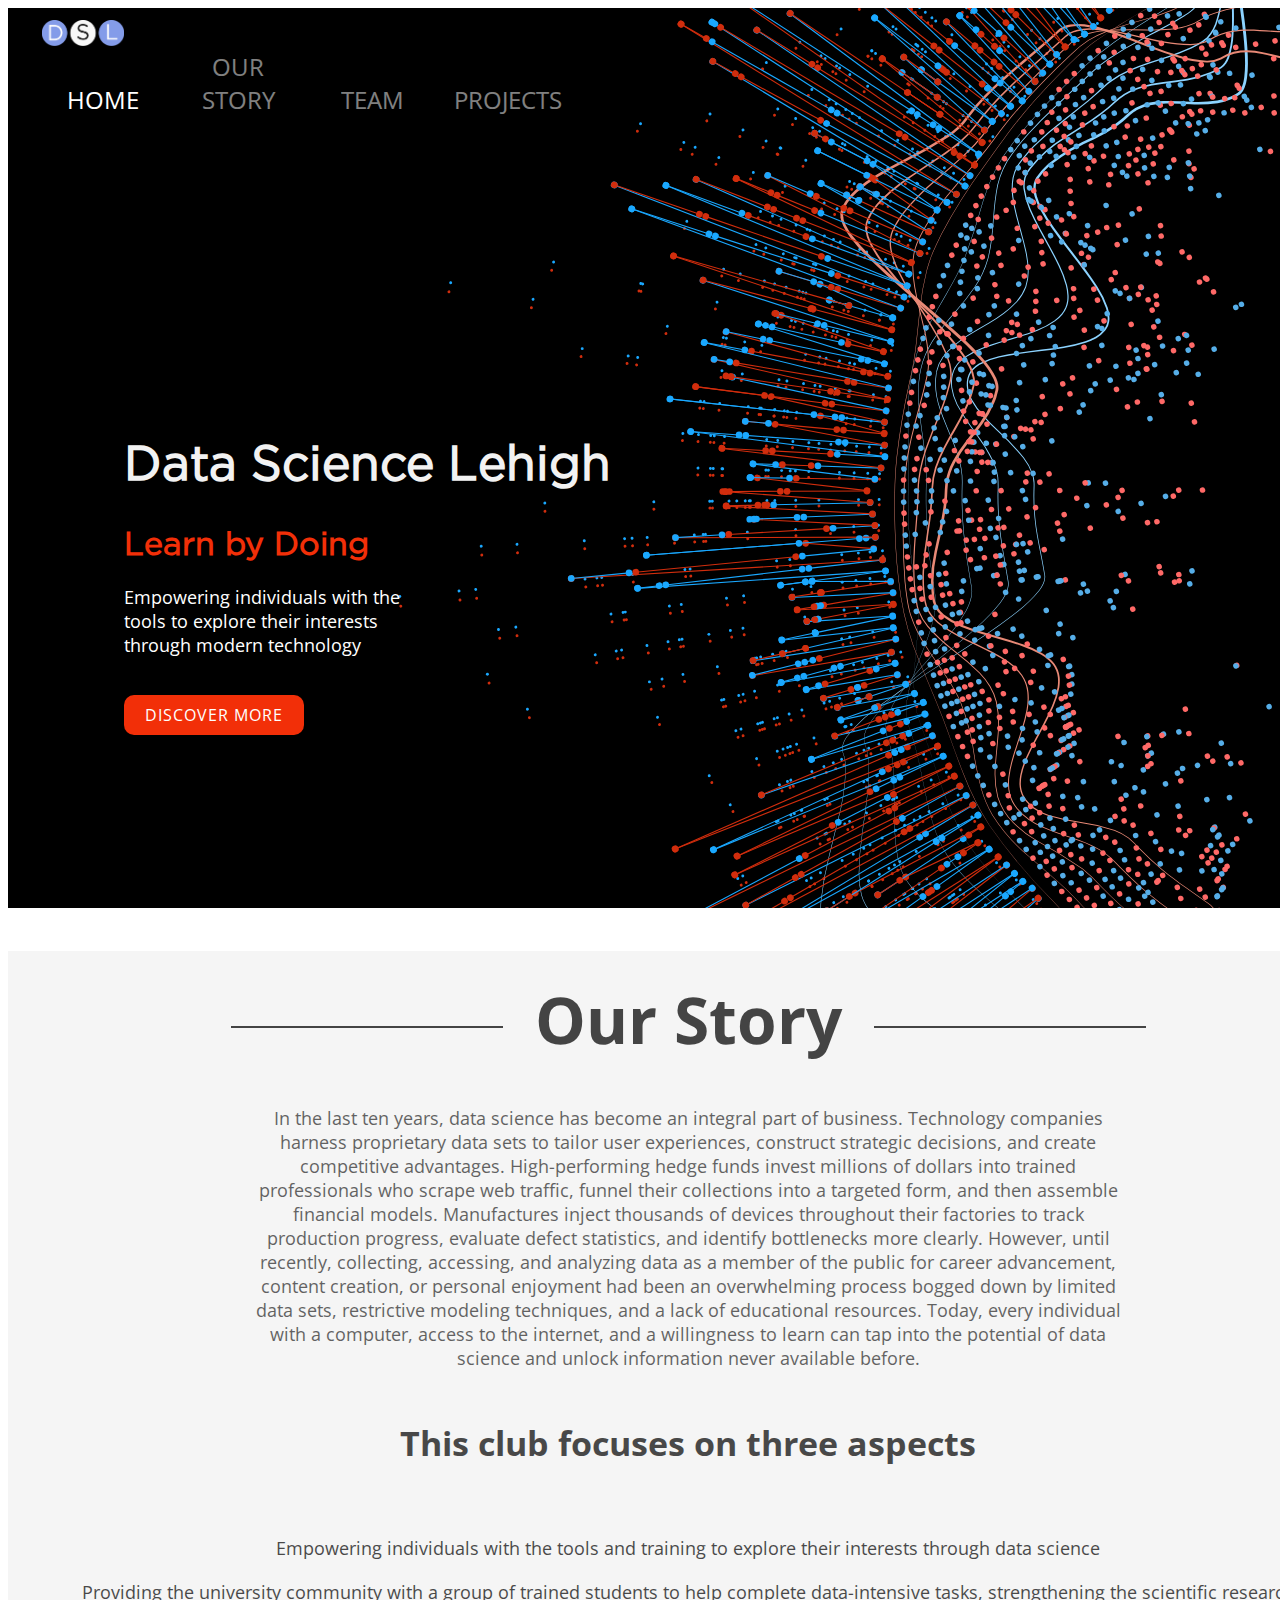
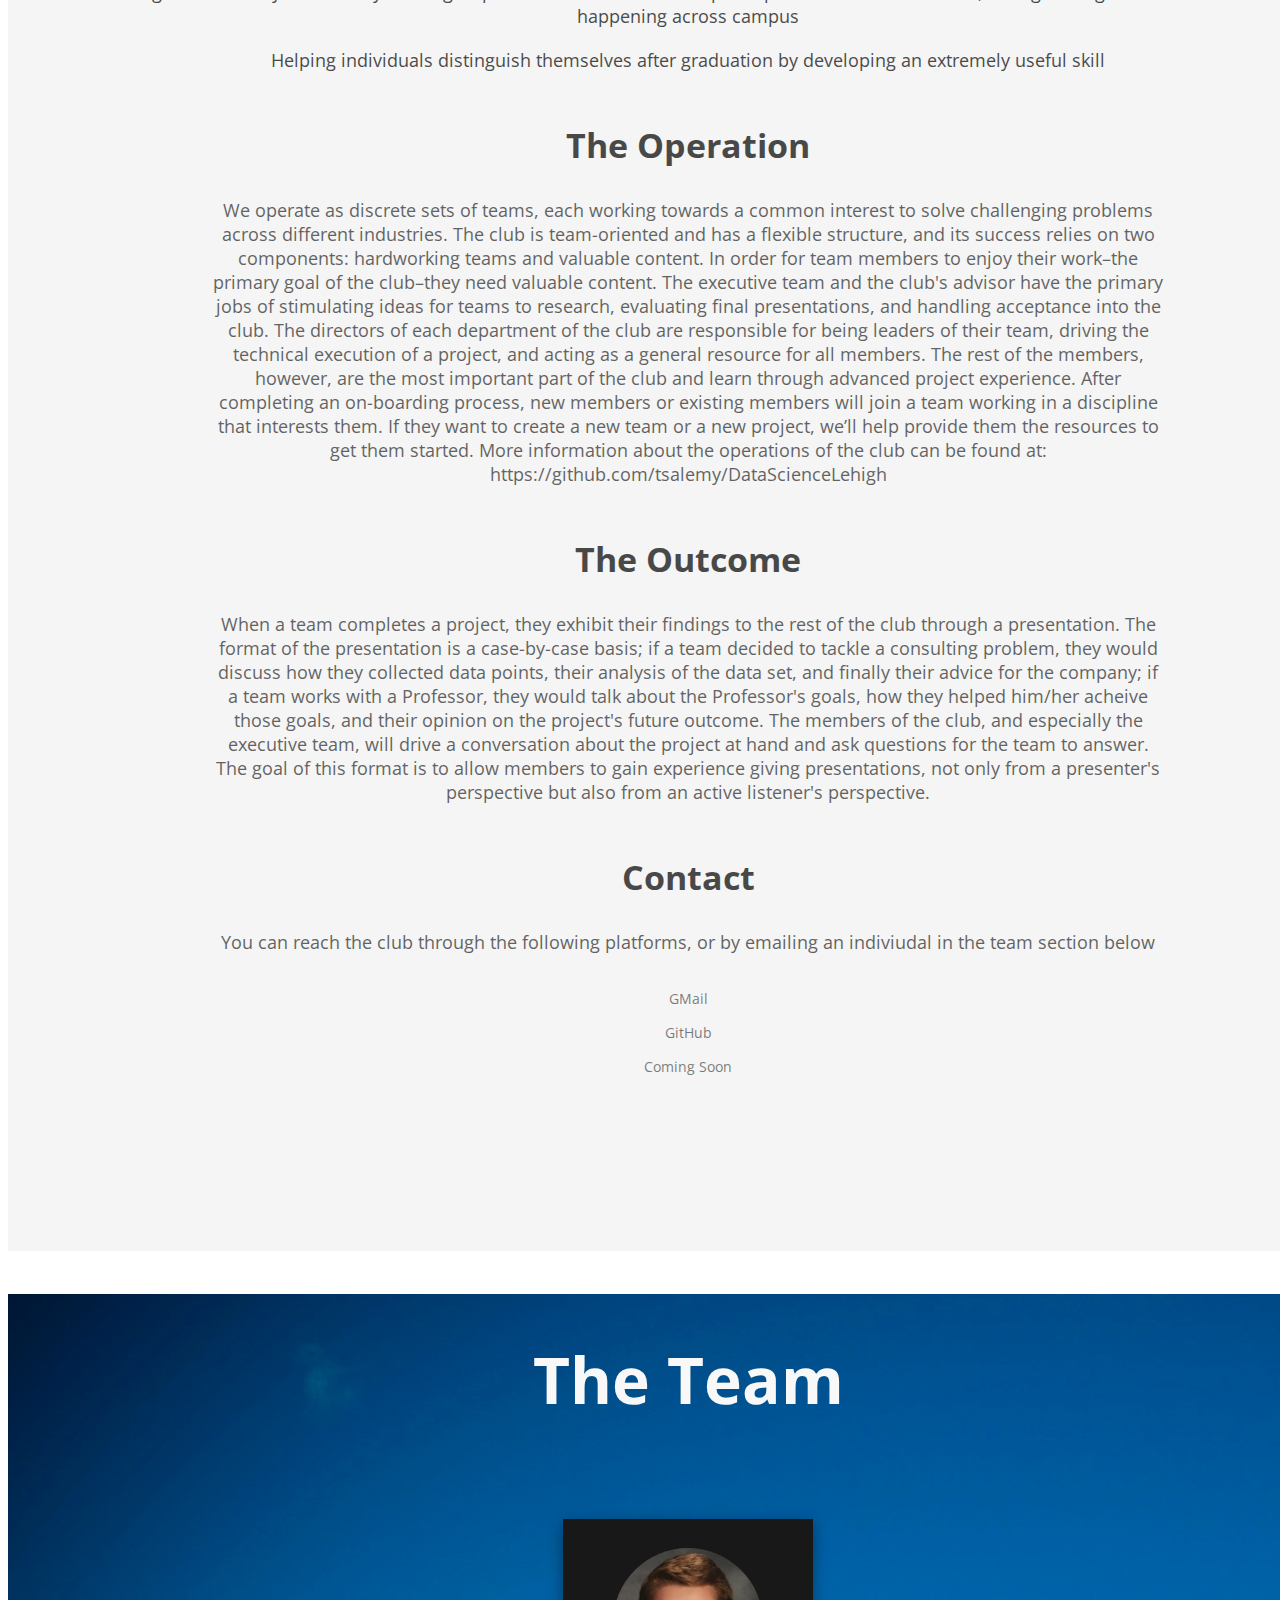
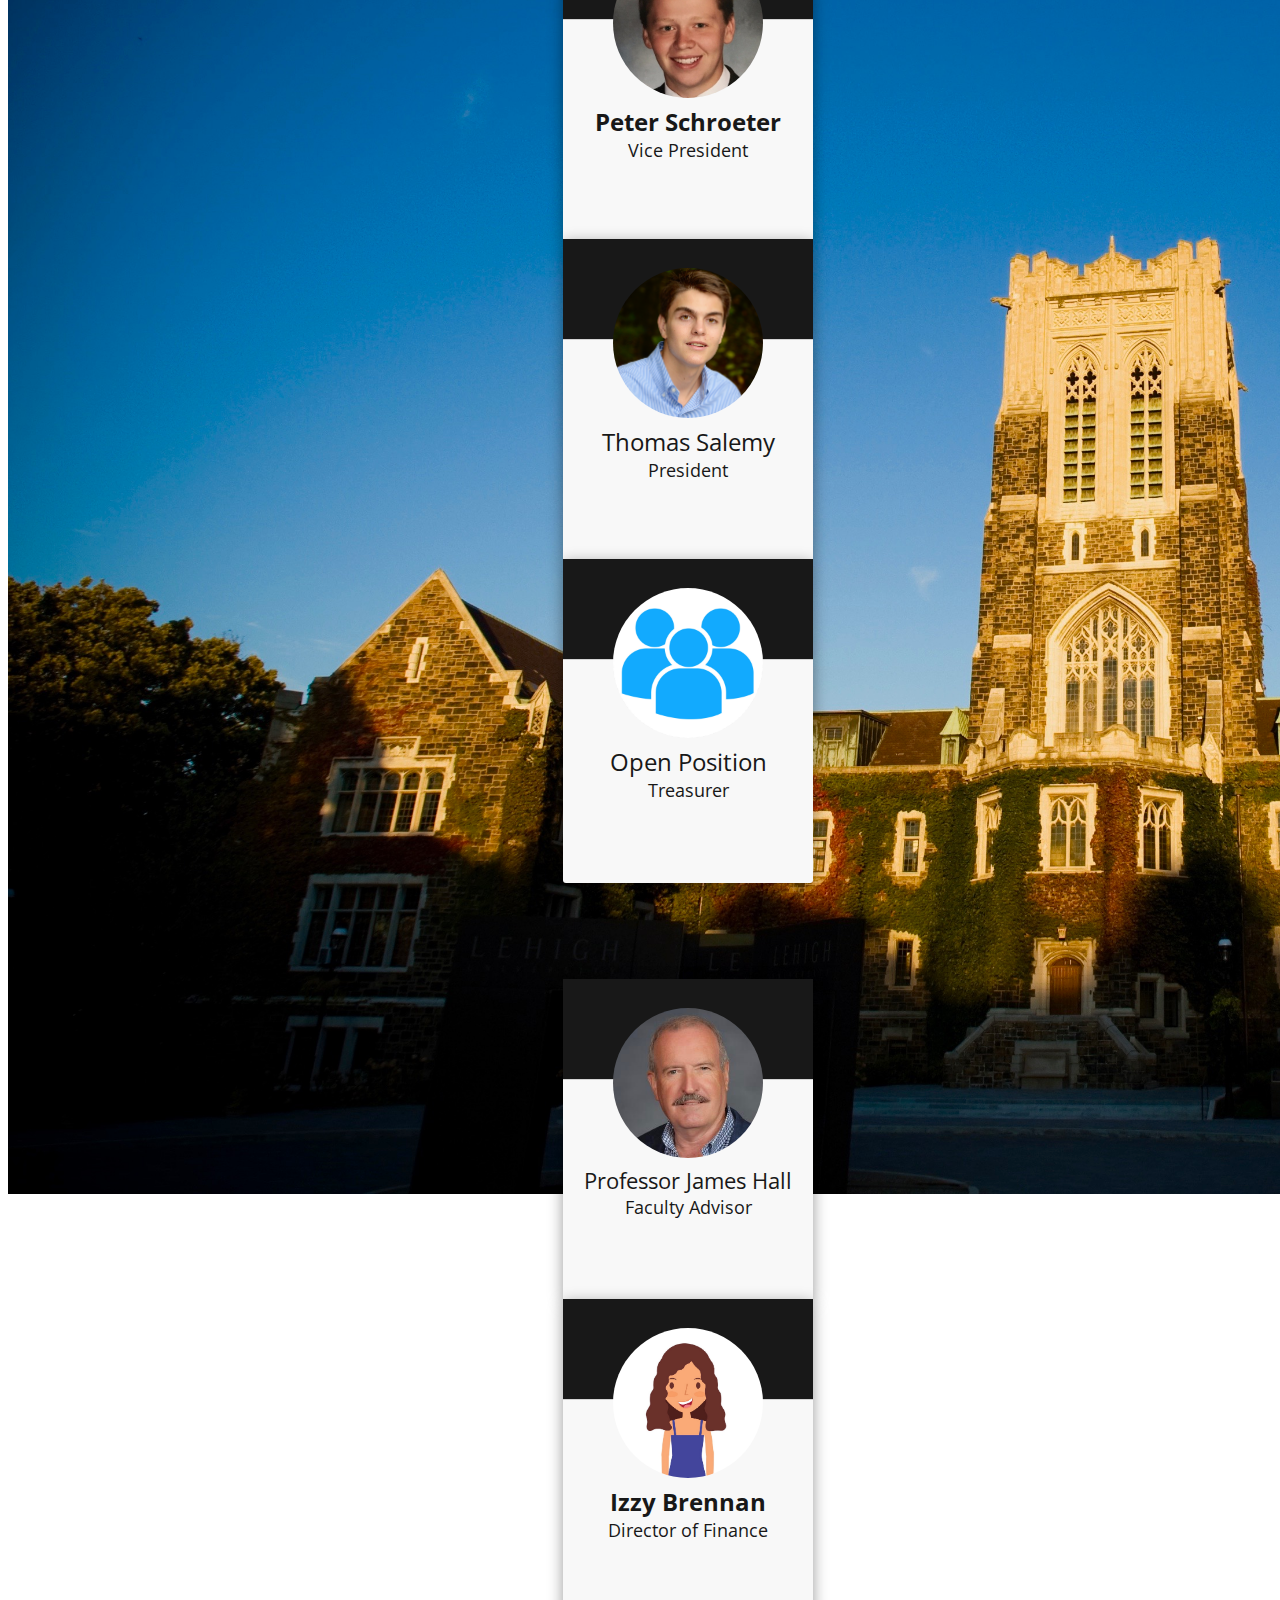
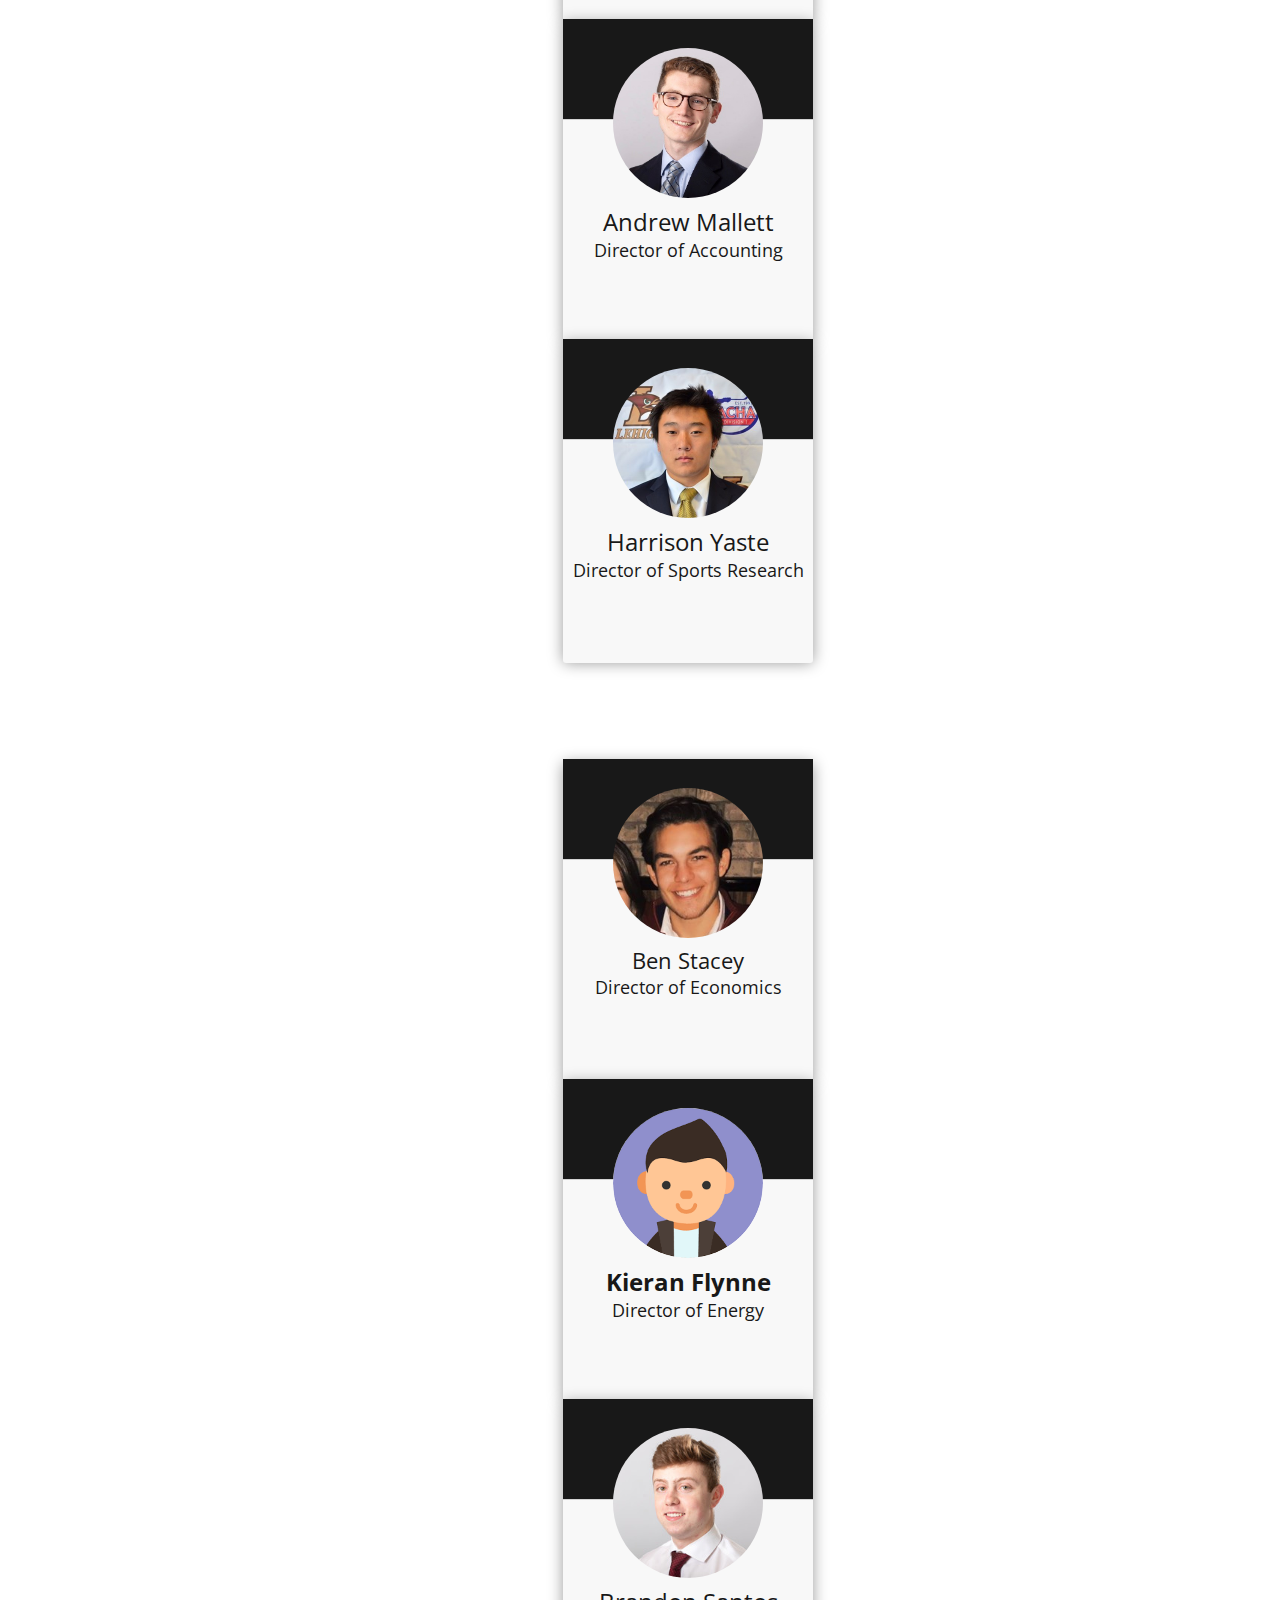
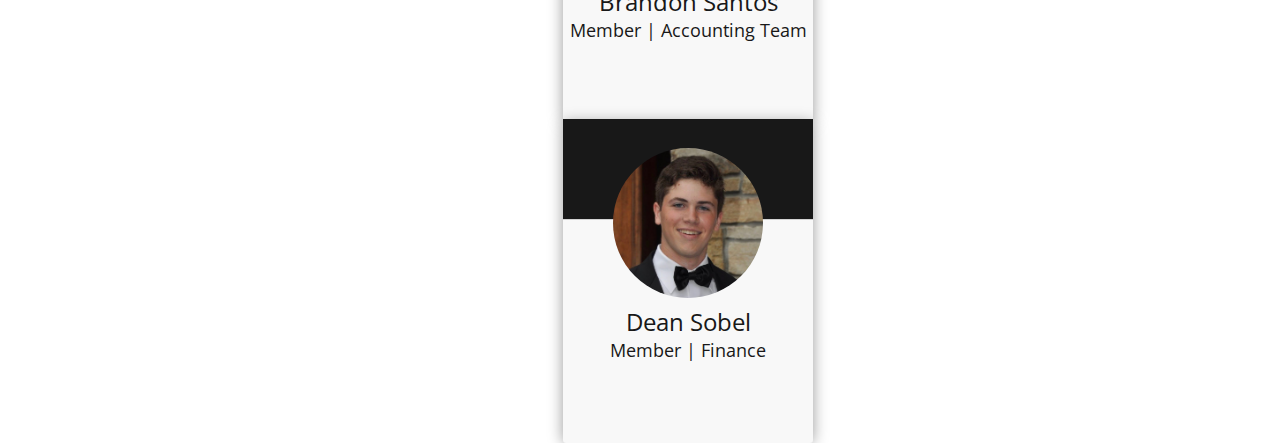
<file: Website/public/index.html>
<!--
Data Science Lehigh Homepage
Thomas Salemy
-->

<!DOCTYPE html>
<html lang="us">
<head>
  <meta name="viewport" content="width=device-width, initial-scale=1">
  <title>Data Science Lehigh</title>
  <link rel="stylesheet" type="text/css" href="styles.css" />
  <!--Include Bootstrap-->
  <script src="https://code.jquery.com/jquery-3.1.0.js" crossorigin="anonymous"></script>
  <script src="https://cdnjs.cloudflare.com/ajax/libs/popper.js/1.14.0/umd/popper.min.js" integrity="sha384-cs/chFZiN24E4KMATLdqdvsezGxaGsi4hLGOzlXwp5UZB1LY//20VyM2taTB4QvJ" crossorigin="anonymous"></script>
  <link rel="stylesheet" href="https://stackpath.bootstrapcdn.com/bootstrap/4.1.0/css/bootstrap.min.css" integrity="sha384-9gVQ4dYFwwWSjIDZnLEWnxCjeSWFphJiwGPXr1jddIhOegiu1FwO5qRGvFXOdJZ4" crossorigin="anonymous">
  <script src="https://stackpath.bootstrapcdn.com/bootstrap/4.1.0/js/bootstrap.min.js" integrity="sha384-uefMccjFJAIv6A+rW+L4AHf99KvxDjWSu1z9VI8SKNVmz4sk7buKt/6v9KI65qnm" crossorigin="anonymous"></script>
  <!--Include custom scripts-->
  <script src="index.js" type="text/javascript"></script>
  <link rel="stylesheet" href="https://use.fontawesome.com/releases/v5.2.0/css/all.css" integrity="sha384-hWVjflwFxL6sNzntih27bfxkr27PmbbK/iSvJ+a4+0owXq79v+lsFkW54bOGbiDQ" crossorigin="anonymous">
  <!--Google Fonts-->
  <link href="https://fonts.googleapis.com/css?family=Open+Sans:400" rel="stylesheet">
</head>
<body>
  <section data-midnight="white">
  <div id="page1">
    <div id="page1-background">
    <div id="nav-container">
      <div class="row">
        <div class="nav-left-col">
          <img src="images/logo.png" id ="navbar-logo"/>
        </div>
        <div class="nav-right-col">
          <div class="nav-right-container">
            <a class="navtext active" id="home-nav-link">HOME</a>
          </div>
          <div class="nav-right-container">
          <a class="navtext" id="story-nav-link">OUR STORY</a>
            </div>
          <div class="nav-right-container">
          <a class="navtext" id="team-nav-link">TEAM</a>
            </div>
          <div class="nav-right-container">
          <a class="navtext" id="projects-nav-link">PROJECTS</a>
            </div>
        </div>
      </div>
    </div>

    <div id="header-content">
      <h1 id="data-science-header">Data Science Lehigh</h1>
      <h1 id="lehigh-header">Learn by Doing</h1>
      <div id="header-content-description-container">
        <p id="description-header">Empowering individuals with the tools to explore their interests through modern technology</p>
        <button id="btn-custom">DISCOVER MORE</button>
      </div>
    </div>
  </div>
  </div>
</section>

<section data-midnight="black">
<div id="page2">
  <h1 class="side-extension" id="story-header" >Our Story</h1>
  <div id="page2-content">
    <p class="description">
      In the last ten years, data science has become an integral part of business. Technology companies harness proprietary data sets to tailor user experiences, construct strategic decisions, and create competitive advantages. High-performing hedge funds invest millions of dollars into trained professionals who scrape web traffic, funnel their collections into a targeted form, and then assemble financial models. Manufactures inject thousands of devices throughout their factories to track production progress, evaluate defect statistics, and identify bottlenecks more clearly. However, until recently, collecting, accessing, and analyzing data as a member of the public for career advancement, content creation, or personal enjoyment had been an overwhelming process bogged down by limited data sets, restrictive modeling techniques, and a lack of educational resources. Today, every individual with a computer, access to the internet, and a willingness to learn can tap into the potential of data science and unlock information never available before.
    </p>
  </div>
    <h1 class="transition">This club focuses on three aspects</h1>
    <div id="three-aspects">
      <div class="row">
        <div class="col-4">
          <i class="fa fa-bolt fa-5x" style="opacity: 0.8; color: #FDD023;"></i>
          <p class="aspects-description">
            Empowering individuals with the tools and training to explore their interests through data science
          </p>
        </div>
        <div class="col-4">
          <i class="fa fa-users fa-5x" style="opacity: 0.6; color: #1DA1F2;"></i>
          <p class="aspects-description">
            Providing the university community with a group of trained students to help complete data-intensive tasks, strengthening the scientific research happening across campus
          </p>
        </div>
        <div class="col-4">
          <i class="fas fa-greater-than fa-5x" style="opacity: 0.4; color: #F22F08;"></i>
          <p class="aspects-description">
            Helping individuals distinguish themselves after graduation by developing an extremely useful skill
          </p>
        </div>
      </div>
    </div>
    <div id="operation-container">
    <h1 class="transition">The Operation</h1>
    <p class="description">
      We operate as discrete sets of teams, each working towards a common interest to solve challenging problems across different industries. The club is team-oriented and has a flexible structure, and its success relies on two components: hardworking teams and valuable content. In order for team members to enjoy their work–the primary goal of the club–they need valuable content. The executive team and the club's advisor have the primary jobs of stimulating ideas for teams to research, evaluating final presentations, and handling acceptance into the club. The directors of each department of the club are responsible for being leaders of their team, driving the technical execution of a project, and acting as a general resource for all members. The rest of the members, however, are the most important part of the club and learn through advanced project experience. After completing an on-boarding process, new members or existing members will join a team working in a discipline that interests them. If they want to create a new team or a new project, we’ll help provide them the resources to get them started. More information about the operations of the club can be found at: https://github.com/tsalemy/DataScienceLehigh
    </p>
    <h1 class="transition">The Outcome</h1>
    <p class="description">
      When a team completes a project, they exhibit their findings to the rest of the club through a presentation. The format of the presentation is a case-by-case basis; if a team decided to tackle a consulting problem, they would discuss how they collected data points, their analysis of the data set, and finally their advice for the company; if a team works with a Professor, they would talk about the Professor's goals, how they helped him/her acheive those goals, and their opinion on the project's future outcome. The members of the club, and especially the executive team, will drive a conversation about the project at hand and ask questions for the team to answer. The goal of this format is to allow members to gain experience giving presentations, not only from a presenter's perspective but also from an active listener's perspective.
    </p>
    <h1 class="transition">Contact</h1>
    <p class="description">
      You can reach the club through the following platforms, or by emailing an indiviudal in the team section below
    </p>
    <div class="row" style="margin-top: 35px;">
      <div class="col-4">
        <a href="mailto:datasciencelehigh@gmail.com"><i class="fas fa-envelope-open fa-4x" id="email"></i></a>
        <p class="aspects-description-2">
          GMail
        </p>
      </div>
      <div class="col-4">
        <a href="https://github.com/tsalemy/DataScienceLehigh"><i class="fab fa-github fa-4x" id="git"></i></a>
        <p class="aspects-description-2">
          GitHub
        </p>
      </div>
      <div class="col-4">
        <i class="fab fa-twitter fa-4x" id="twitter"></i>
        <p class="aspects-description-2">
          Coming Soon
        </p>
      </div>
    </div>
  </div>
</div>
</section>
<section data-midnight="white">
<div id="page3">
  <h1 id="page3-header">The Team</h1>
  <div id="team-container">
    <div class="row">
      <div class="col-4">
        <div class="contact-card">
          <div class="contact-photo" style="background-image: url('images/peter-schroeter-photo.jpg');"></div>
          <div class="contact-banner"></div>
            <ul>
              <li>
                <b>Peter Schroeter</b>
              </li>
              <li class="contact-position">
                Vice President
              </li>
            </ul>
            <div class="social-media-banner">
                <a href="mailto:pms220@lehigh.edu"><i class="fas fa-envelope-open fa-2x"></i></a>
                <a href="https://www.linkedin.com/in/peter-schroeter-46b62212b/"><i class="fab fa-linkedin fa-2x"></i></a>
                <a ><i class="fab fa-facebook fa-2x"></i></a>
                <a ><i class="fab fa-twitter"></i></a>
            </div>
        </div>
      </div>
      <div class="col-4">
        <div class="contact-card">
          <div class="contact-photo"  style="background-image: url('images/thomas-salemy-photo.jpg');"></div>
          <div class="contact-banner"></div>
            <ul>
              <li>
                Thomas Salemy
              </li>
              <li class="contact-position">
                President
              </li>
            </ul>
            <div class="social-media-banner">
                <a href="mailto:tps220@lehigh.edu"><i class="fas fa-envelope-open fa-2x"></i></a>
                <a href="https://www.linkedin.com/in/tsalemy/"><i class="fab fa-linkedin fa-2x"></i></a>
                <a href="https://tsalemy.com"><i class="fab fa-chrome"></i></a>
                <a><i class="fab fa-twitter"></i></a>
            </div>
        </div>
      </div>
      <div class="col-4">
        <div class="contact-card">
          <div class="contact-photo" style="background-image: url('images/open.jpg');"></div>
          <div class="contact-banner"></div>
            <ul>
              <li>
                Open Position
              </li>
              <li class="contact-position">
                Treasurer
              </li>
            </ul>
            <div class="social-media-banner">
                <a href="mailto:datasciencelehigh@gmail.com"><i class="fas fa-envelope-open fa-2x"></i></a>
                <a ><i class="fab fa-linkedin fa-2x"></i></a>
                <a ><i class="fab fa-facebook fa-2x"></i></a>
                <a ><i class="fab fa-twitter"></i></a>
            </div>
        </div>
      </div>
    </div>
    <div class="row">
      <div class="col-3">
        <div class="contact-card">
          <div class="contact-photo"  style="background-image: url('images/james-hall-photo.jpg');"></div>
          <div class="contact-banner"></div>
            <ul>
              <li style="font-size: 22px;">
                Professor James Hall
              </li>
              <li class="contact-position">
                Faculty Advisor
              </li>
            </ul>
            <div class="social-media-banner">
                <a href="mailto:jah0@lehigh.edu"><i class="fas fa-envelope-open fa-2x"></i></a>
                <a href="https://cbe.lehigh.edu/faculty-research/faculty/accounting/james-hall"><i class="fab fa-chrome"></i></a>
                <a ><i class="fab fa-facebook fa-2x"></i></a>
                <a ><i class="fab fa-twitter"></i></a>
            </div>
        </div>
      </div>
      <div class="col-3">
        <div class="contact-card">
          <div class="contact-photo"   style="background-image: url('images/izzy-brennan-photo.jpg');"></div>
          <div class="contact-banner"></div>
            <ul>
              <li>
                <b>Izzy Brennan</b>
              </li>
              <li class="contact-position">
                Director of Finance
              </li>
            </ul>
            <div class="social-media-banner">
                <a href="mailto:imb321@lehigh.edu"><i class="fas fa-envelope-open fa-2x"></i></a>
                <a ><i class="fab fa-linkedin fa-2x"></i></a>
                <a ><i class="fab fa-facebook fa-2x"></i></a>
                <a ><i class="fab fa-twitter"></i></a>
            </div>
        </div>
      </div>
      <div class="col-3">
        <div class="contact-card">
          <div class="contact-photo" style="background-image: url('images/andrew-mallett-photo.jpg');"></div>
          <div class="contact-banner"></div>
            <ul>
              <li>
                Andrew Mallett
              </li>
              <li class="contact-position">
                Director of Accounting
              </li>
            </ul>
            <div class="social-media-banner">
                <a href="mailto:awm220@lehigh.edu"><i class="fas fa-envelope-open fa-2x"></i></a>
                <a href="https://www.linkedin.com/in/andrew-mallett-18338813b/"><i class="fab fa-linkedin fa-2x"></i></a>
                <a ><i class="fab fa-facebook fa-2x"></i></a>
                <a ><i class="fab fa-twitter"></i></a>
            </div>
        </div>
      </div>
      <div class="col-3">
        <div class="contact-card">
          <div class="contact-photo"  style="background-image: url('images/harrison-yaste-photo.jpg');"></div>
          <div class="contact-banner"></div>
            <ul>
              <li>
                Harrison Yaste
              </li>
              <li class="contact-position">
                Director of Sports Research
              </li>
            </ul>
            <div class="social-media-banner">
                <a href="mailto:thy220@lehigh.edu"><i class="fas fa-envelope-open fa-2x"></i></a>
                <a href="https://www.linkedin.com/in/harrison-yaste-18162b121/"><i class="fab fa-linkedin fa-2x"></i></a>
                <a ><i class="fab fa-facebook fa-2x"></i></a>
                <a ><i class="fab fa-twitter"></i></a>
            </div>
        </div>
      </div>
    </div>
    <!--Update this sectio-->
    <div class="row">
      <div class="col-3">
        <div class="contact-card">
          <div class="contact-photo"  style="background-image: url('images/ben-stacey-photo.jpg');"></div>
          <div class="contact-banner"></div>
            <ul>
              <li style="font-size: 22px;">
                Ben Stacey
              </li>
              <li class="contact-position">
                Director of Economics
              </li>
            </ul>
            <div class="social-media-banner">
                <a href="mailto:bbs220@lehigh.edu"><i class="fas fa-envelope-open fa-2x"></i></a>
                <a href="https://www.linkedin.com/in/benjamin-stacey-77a488130"><i class="fab fa-linkedin fa-2x"></i></a>
                <a ><i class="fab fa-facebook fa-2x"></i></a>
                <a ><i class="fab fa-twitter"></i></a>
            </div>
        </div>
      </div>
      <div class="col-3">
        <div class="contact-card">
          <div class="contact-photo" style="background-image: url('images/kieran-flynne-photo.png');"></div>
          <div class="contact-banner"></div>
            <ul>
              <li>
                <b>Kieran Flynne</b>
              </li>
              <li class="contact-position">
                Director of Energy
              </li>
            </ul>
            <div class="social-media-banner">
                <a href="mailto:krf320@lehigh.edu"><i class="fas fa-envelope-open fa-2x"></i></a>
                <a href="https://www.linkedin.com/in/kieran-flynne-30845a151"><i class="fab fa-linkedin fa-2x"></i></a>
                <a ><i class="fab fa-facebook fa-2x"></i></a>
                <a ><i class="fab fa-twitter"></i></a>
            </div>
        </div>
      </div>
      <div class="col-3">
        <div class="contact-card">
          <div class="contact-photo" style="background-image: url('images/brandon-santos-photo.jpg');"></div>
          <div class="contact-banner"></div>
            <ul>
              <li>
                Brandon Santos
              </li>
              <li class="contact-position">
                Member | Accounting Team
              </li>
            </ul>
            <div class="social-media-banner">
                <a href="mailto:brs220@lehigh.edu"><i class="fas fa-envelope-open fa-2x"></i></a>
                <a href="https://www.linkedin.com/in/brandon-santos-lehigh"><i class="fab fa-linkedin fa-2x"></i></a>
                <a ><i class="fab fa-facebook fa-2x"></i></a>
                <a ><i class="fab fa-twitter"></i></a>
            </div>
        </div>
      </div>
      <div class="col-3">
        <div class="contact-card">
          <div class="contact-photo"  style="background-image: url('images/dean-sobel-photo.jpg');"></div>
          <div class="contact-banner"></div>
            <ul>
              <li>
                Dean Sobel
              </li>
              <li class="contact-position">
                Member | Finance
              </li>
            </ul>
            <div class="social-media-banner">
                <a href="mailto:des220@lehigh.edu"><i class="fas fa-envelope-open fa-2x"></i></a>
                <a href="https://www.linkedin.com/in/dean-sobel-9074b4144"><i class="fab fa-linkedin fa-2x"></i></a>
                <a ><i class="fab fa-facebook fa-2x"></i></a>
                <a ><i class="fab fa-twitter"></i></a>
            </div>
        </div>
      </div>
    </div>
  </div>
</section>

</body>
</html>
</file>
<file: Website/public/styles.css>
/* Import Custom Fonts */
@font-face {
    font-family: 'gotham-bold';
    src: url('fonts/Gotham-Bold.otf');
    font-weight: normal;
    font-style: normal;
}
@font-face {
    font-family: 'gotham-book';
    src: url('fonts/Gotham-Book.otf');
    font-weight: normal;
    font-style: normal;
}

#page1 {
  height: 100vh;
  min-height: 800px;
  background-color: #000000;
  min-width: 1360px;
}

#page1-background {
  height: 100vh;
  min-height: 800px;
  z-index: 4;
  background-image: url("images/artboard.svg");
  background-position: right;
  background-repeat: no-repeat;
}

#world-background {
  min-height: 100vh;
  overflow: hidden;
  position: absolute;
  right: 0;
}

#header-content {
  padding-top: 43.75vh;
  padding-left: 8.5%;
}

#data-science-header {
  font-family: 'gotham-book';
  font-size: 48px;
  color: #F2F2F2;
}

#header-content-description-container {
  margin-top: 15px;
  width: 25%;
  max-width: 400px;
}

#description-header {
  font-family: 'Open Sans';
  font-size: 18px;
  color: white;
}

#lehigh-header {
  font-family: 'gotham-book';
  font-size: 32px;
  color: #F22F08;
}

#nav-container {
  margin-left: 20px;
  width: 50%;
  position: absolute;
  top: 15px;
  min-width: 700px;
}

#navbar-logo {
  margin-top: 5px;
  margin-left: 10px;
  width: 82.5px;
  height: 25.5px;
}
.nav-left-col {
  width: 100px;
  text-align: center;
}

.nav-right-col {
  width: 85%;
  margin-left: -20px;
  text-align: center;
}

.nav-right-container {
  display: inline-block;
  width: 22%;
}

.navtext {
  color: white !important;
  opacity: 0.5;
  font-family: 'Open Sans', sans-serif;
  font-size: 24px;
  transition: all .5s;
  cursor: pointer;
}
.navtext:hover {
  color: #555 !important;
}

.active {
  opacity: 1.0;
}

#btn-custom {
  margin-top: 20px;
  width: 180px;
  height: 40px;
  border-radius: 10px;
  background-color: #F22F08;
  color: white;
  font-family: 'Open Sans';
  font-size: 16px;
  letter-spacing: 1px;
  z-index: 10;
  border: none;
  transition: 1.5s;
  outline: none;
  cursor: pointer;
}

#btn-custom:hover {
  background-color: white;
  color: #F22F08;
  transition: 1.5s;
}

/* Vertical Scrollbar */
.vertical-menu {
    width: 30px;
    position: fixed;
    left: 10px;
    top: 47vh;
}

.vertical-menu a {
    display: block;
    padding: 10px;
    text-decoration: none;
}

.dot {
  height: 10px;
  width: 10px;
  border: 1px solid  white;
  background-color: none;
  border-radius: 50%;
  display: inline-block;
}

.dot:hover {
  background-color:  white;
  cursor: pointer;
}


/* Page 2 */
#page2 {
  height: 100vh;
  min-height: 1900px;
  background-color: #F5F5F5;
  min-width: 1360px;
}

#story-header {
  padding-top: 25px;
  font-size: 64px;
  font-family: 'Open Sans';
  text-align: center;
  color: #181818;
  opacity: 0.8;
}

#page2-content {
  width: 65%;
  max-width: 900px;
  margin: 0 auto;
  text-align: center;
}

.description {
  margin-top: 30px;
  font-size: 18px;
  font-family: 'Open Sans';
  opacity: 0.6;
}

.transition {
  margin-top: 50px;
  font-size: 34px;
  font-family: 'Open Sans';
  opacity: 0.7;
  text-align: center;
}


.side-extension {
  padding-top: 20px;
  font-family: 'gotham-book';
  overflow: hidden;
  text-align: center;
  color: #181818;
}
.side-extension:before,
.side-extension:after {
  background-color: #181818;
  content: "";
  display: inline-block;
  height: 2px;
  position: relative;
  vertical-align: middle;
  width: 20%;
}
.side-extension:before {
  right: 0.5em;
  margin-left: -50%;
}
.side-extension:after {
  left: 0.5em;
  margin-right: -50%;
}

#three-aspects {
  margin: 0 auto;
  margin-top: 70px;
  width: 90vw;
  min-width: 1224px;
  max-width: 1350px;
  text-align: center;
}

.aspects-description {
  font-family: 'Open Sans';
  opacity: 0.7;
  margin-top: 20px;
  font-size: 18px;
}


#operation-container {
  width: 70%;
  max-width: 1000px;
  margin-top: 70px;
  text-align: center;
  margin: 0 auto;
}

.aspects-description-2 {
  font-family: 'Open Sans';
  opacity: 0.5;
  margin-top: 15px;
  font-size: 14px;
}

#twitter {
  color: #1DA1F2;
  transition: 1s;
  opacity: 0.4;
}

#twitter:hover {
  transition: 1s;
  opacity: 0.2;
}

#email {
  color: #F22F08;
  transition: 1s;
}

#email:hover {
  transition: 1s;
  opacity: 0.6;
}

#git {
  color: #181818;
  transition: 1s;
}

#git:hover {
  transition: 1s;
  opacity: 0.6;
}

/* Page 3 */
#page3 {
  height: 100vh;
  min-height: 1500px;
  background-color: #181818;
  background-image: url("images/lehigh-campus.jpg");
  background-size: cover;
  min-width: 1360px;
}

#page3 .row {
  margin-bottom: 100px;
}

#page3-header {
  padding-top: 42px;
  font-family: 'Open Sans';
  font-size: 64px;
  text-align: center;
  color: #F8F8F8;
}

#team-container {
  width: 80%;
  margin: 0 auto;
  margin-top: 100px;
  text-align: center;
}

.contact-card {
    margin: 0 auto;
    border-radius: 3px;
    width: 250px;
    height: 320px;
    background-color: #F8F8F8;
    -webkit-box-shadow: 0 0 10px rgba(0, 0, 0, 0.4);
  	-moz-box-shadow: 0 0 10px rgba(0, 0, 0, 0.4);
  	box-shadow: 0 0 15px rgba(0, 0, 0, 0.4);
    transition: .5s;
}

.contact-card:hover {
  transition: 1s;
  background-color: #181818;
  cursor: pointer;
}

.contact-card:hover .contact-banner {
  border-bottom: none;
}

.contact-card:hover li {
  color: #F8F8F8;
  transition: 1s;
}

.contact-banner {
  position: relative;
  margin-top: -154px;
  width: 100%;
  height: 100px;
  background-color: #181818;
  border-bottom: solid 1px lightgrey;
}

.contact-photo
{
    z-index: 1;
    position: relative;
    border-radius: 50%;
    height: 150px;
    width: 150px;
    background-color: white;
    margin: 0 auto;
    background-size: cover;
    background-position: 50% 50%;
    top: 25px;
    overflow: hidden;
}

.contact-card ul {
    list-style: none;
     text-align: center;
     padding-left: 0;
     margin-top: 85px;
     margin-bottom:10px;
     font-size: 24px;
     font-family: 'Open Sans';
     color: #181818;
     transition: 1s;
}

.contact-position {
  font-size: 18px;
}


.contact-card i
{
    font-size: 25px;
    display: inline-block;
    margin-top:5px;
    margin-left: 40px;
    margin-right: 150px;
    width: 300px;
    text-align: left;
    color: #C7D0E1;
    text-decoration: none;
}

.social-media-banner
{
    width: 250px;
    height: 50px;
    margin-top: 15px;
    text-align: center;
    position: absolute;
}

.social-media-banner a {
  text-decoration: none;
}

.social-media-banner a i
{
    display: inline;
    margin-right:15px;
    margin-left: 10px;
    transition: 0.5s;
    text-decoration: none;
}

.social-media-banner a i:hover
{
    transition: 0.5s;
    color:#f0f8ff;
    text-decoration: none;
}

.social-media-banner a:hover {
  text-decoration: none;
}
</file>
